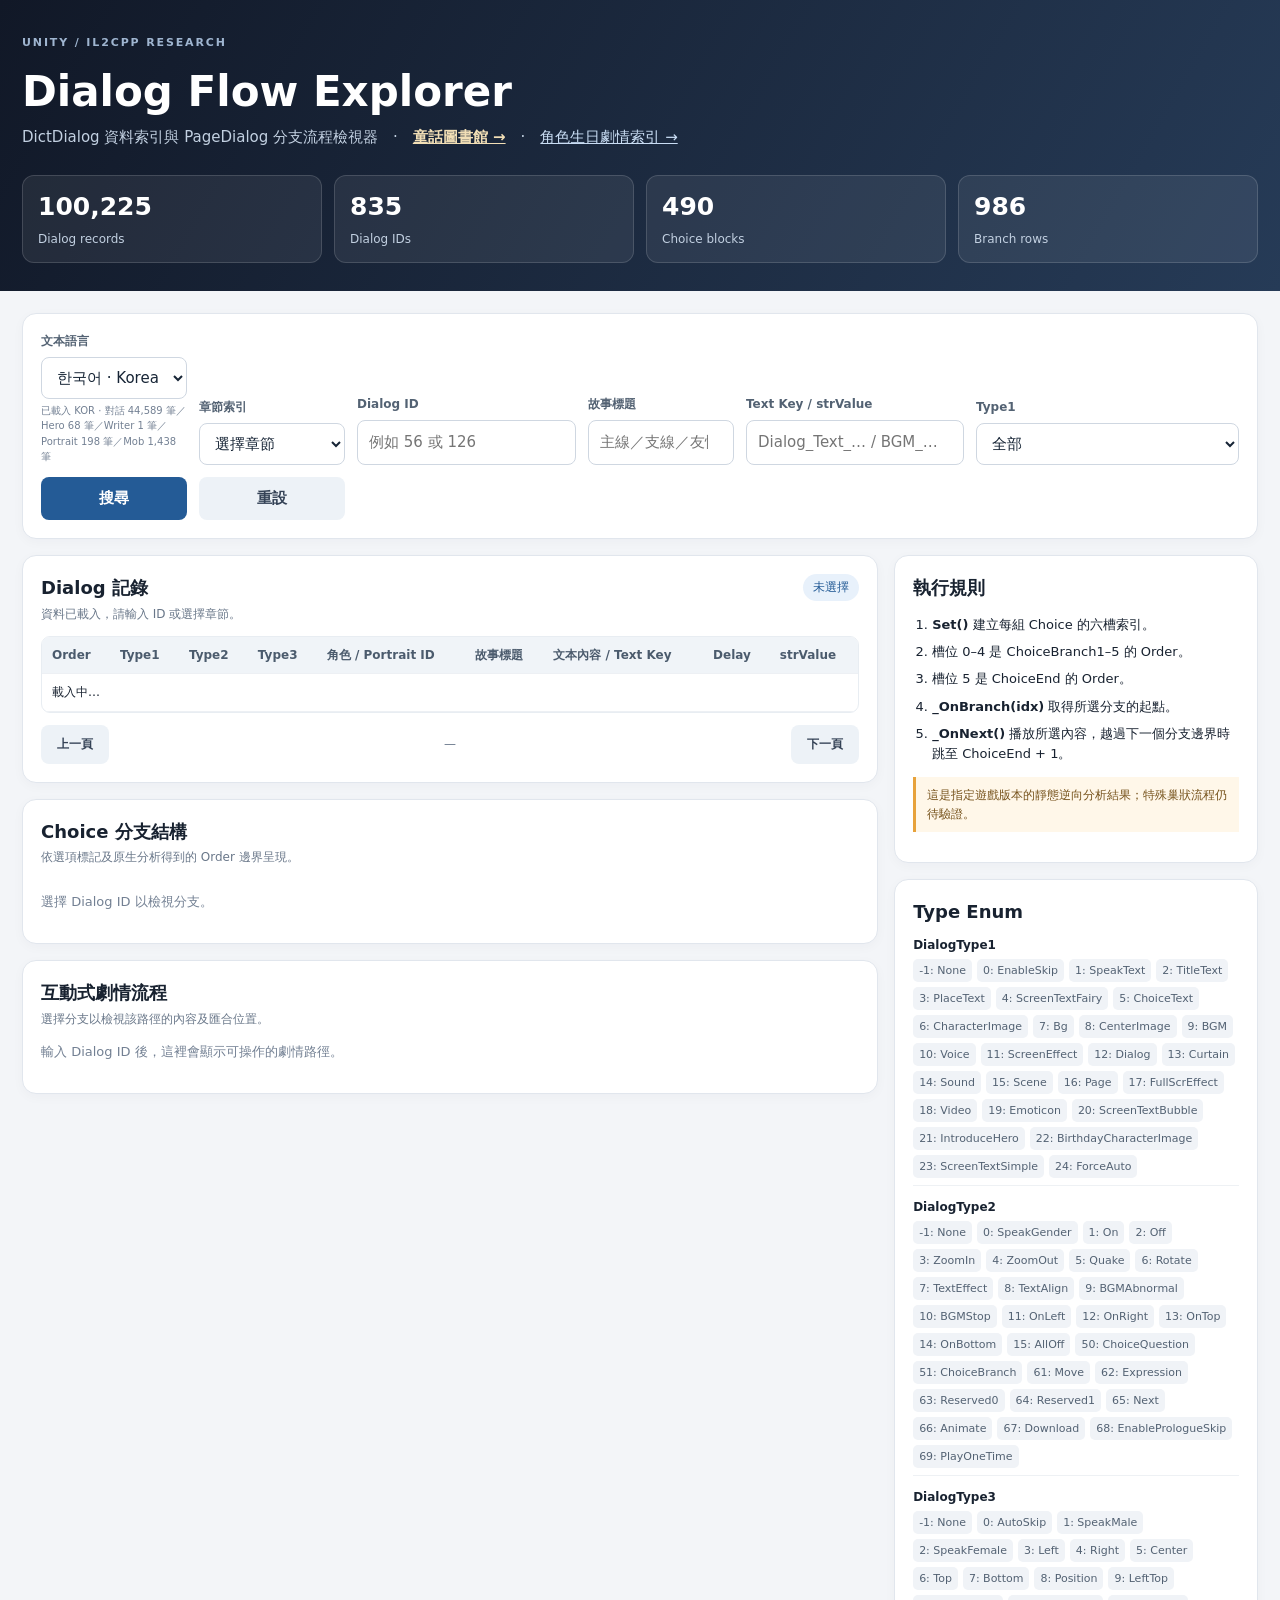
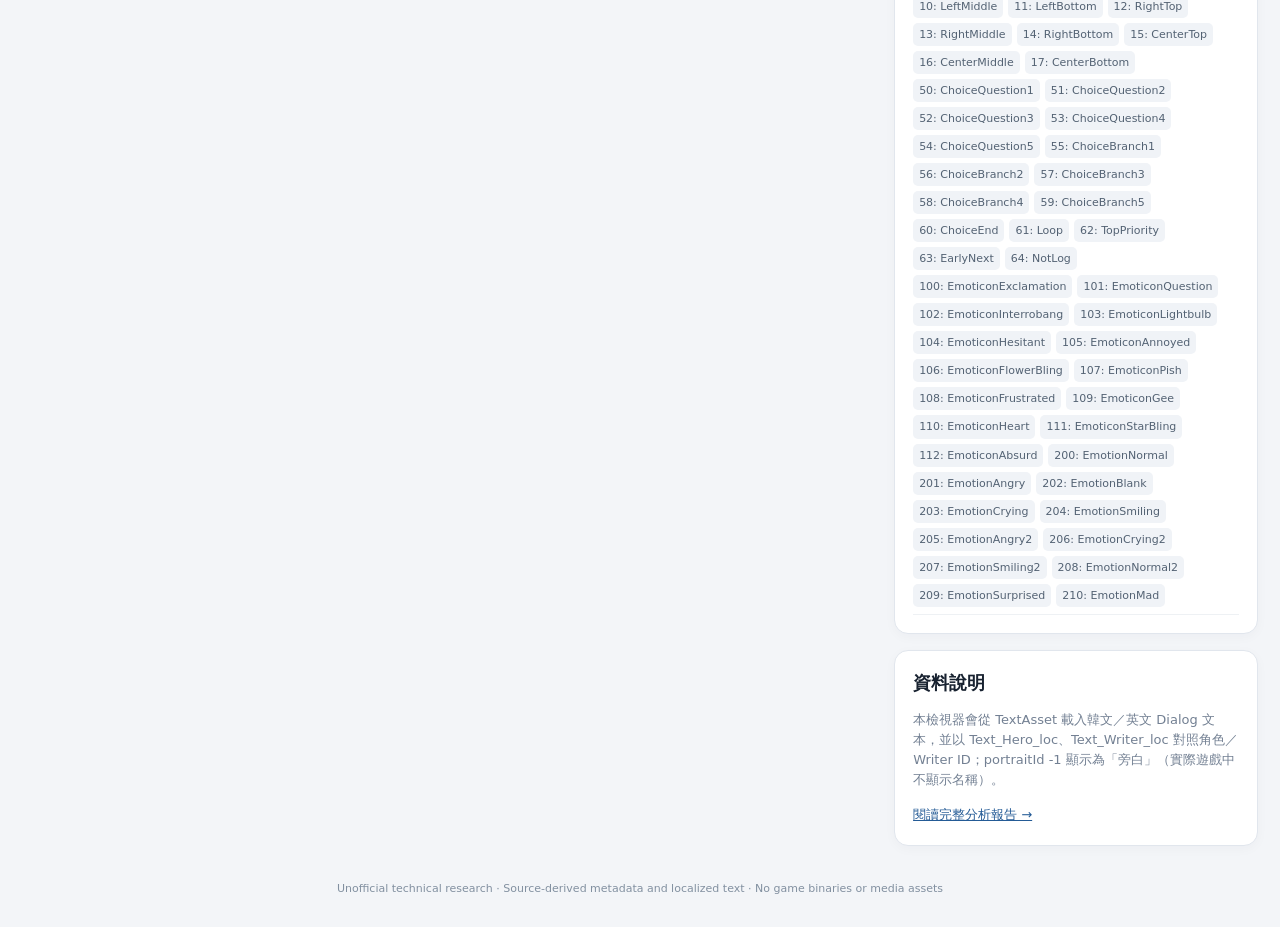
<file: index.html>
<!doctype html>
<html lang="zh-Hant"><head><meta charset="utf-8"><meta name="viewport" content="width=device-width, initial-scale=1"><meta name="theme-color" content="#111827"><title>TR Dialog Research</title><link rel="stylesheet" href="assets/style.css"></head>
<body><header class="top"><div class="wrap"><div class="eyebrow">UNITY / IL2CPP RESEARCH</div><h1>Dialog Flow Explorer</h1><p>DictDialog 資料索引與 PageDialog 分支流程檢視器　·　<a href="library.html" style="color:#f2dfb6;font-weight:800">童話圖書館 →</a>　·　<a href="birthday.html" style="color:#c9ddf4">角色生日劇情索引 →</a></p><div class="stats" id="stats"><div><b>—</b><span>Dialog records</span></div><div><b>—</b><span>Dialog IDs</span></div><div><b>—</b><span>Choice blocks</span></div><div><b>—</b><span>Branch rows</span></div></div></div></header>
<main class="wrap"><section class="panel controls"><div class="field"><label for="language">文本語言</label><select id="language"><option value="kor" selected>한국어 · Korean</option><option value="eng">English</option></select><small id="languageStatus" class="muted">正在載入韓文文本…</small></div><div class="field"><label for="chapter">章節索引</label><select id="chapter"><option value="">選擇章節</option></select></div><div class="field"><label for="dialogId">Dialog ID</label><input id="dialogId" type="number" min="0" placeholder="例如 56 或 126"></div><div class="field"><label for="storyTitle">故事標題</label><input id="storyTitle" type="search" placeholder="主線／支線／友情故事標題"></div><div class="field"><label for="textKey">Text Key / strValue</label><input id="textKey" type="search" placeholder="Dialog_Text_… / BGM_…"></div><div class="field"><label for="type1">Type1</label><select id="type1"><option value="">全部</option></select></div><button id="search">搜尋</button><button class="ghost" id="reset">重設</button></section>
<section class="layout"><div class="maincol"><section class="panel"><div class="sectionhead"><div><h2>Dialog 記錄</h2><p id="recordSummary">正在載入資料…</p></div><span class="pill" id="activeId">未選擇</span></div><div class="tablewrap"><table><thead><tr><th>Order</th><th>Type1</th><th>Type2</th><th>Type3</th><th>角色 / Portrait ID</th><th>故事標題</th><th>文本內容 / Text Key</th><th>Delay</th><th>strValue</th></tr></thead><tbody id="records"><tr><td colspan="9">載入中…</td></tr></tbody></table></div><div class="pager"><button class="ghost" id="prev">上一頁</button><span id="pageInfo">—</span><button class="ghost" id="next">下一頁</button></div></section>
<section class="panel"><div class="sectionhead"><div><h2>Choice 分支結構</h2><p>依選項標記及原生分析得到的 Order 邊界呈現。</p></div></div><div id="choices" class="choice-list"><p class="muted">選擇 Dialog ID 以檢視分支。</p></div></section><section class="panel"><div class="sectionhead"><div><h2>互動式劇情流程</h2><p>選擇分支以檢視該路徑的內容及匯合位置。</p></div></div><div id="flowGraph"><p class="muted">輸入 Dialog ID 後，這裡會顯示可操作的劇情路徑。</p></div></section></div>
<aside class="side"><section class="panel"><h2>執行規則</h2><ol class="rules"><li><b>Set()</b> 建立每組 Choice 的六槽索引。</li><li>槽位 0–4 是 ChoiceBranch1–5 的 Order。</li><li>槽位 5 是 ChoiceEnd 的 Order。</li><li><b>_OnBranch(idx)</b> 取得所選分支的起點。</li><li><b>_OnNext()</b> 播放所選內容，越過下一個分支邊界時跳至 ChoiceEnd + 1。</li></ol><p class="note">這是指定遊戲版本的靜態逆向分析結果；特殊巢狀流程仍待驗證。</p></section><section class="panel"><h2>Type Enum</h2><div id="enums" class="enum-list"></div></section><section class="panel"><h2>資料說明</h2><p class="muted">本檢視器會從 TextAsset 載入韓文／英文 Dialog 文本，並以 Text_Hero_loc、Text_Writer_loc 對照角色／Writer ID；portraitId -1 顯示為「旁白」（實際遊戲中不顯示名稱）。</p><a href="docs/analysis.md">閱讀完整分析報告 →</a></section></aside></section><footer>Unofficial technical research · Source-derived metadata and localized text · No game binaries or media assets</footer></main><script src="assets/app.js"></script></body></html>
</file>
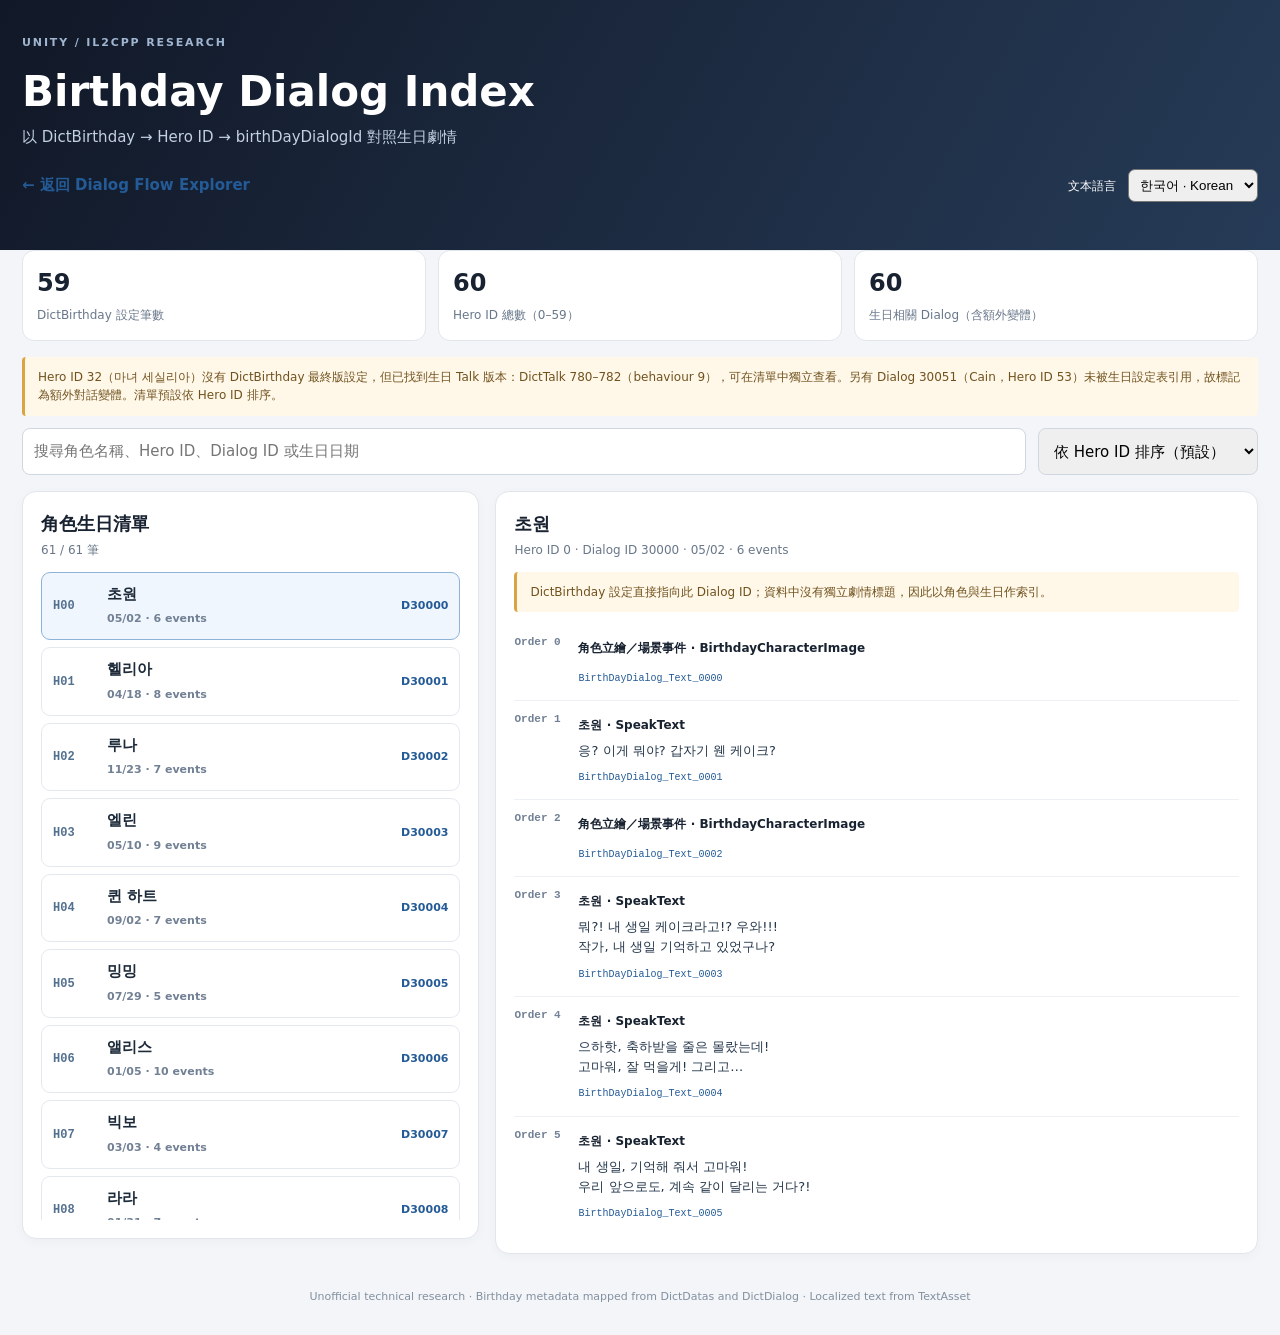
<file: birthday.html>
<!doctype html>
<html lang="zh-Hant"><head><meta charset="utf-8"><meta name="viewport" content="width=device-width,initial-scale=1"><meta name="theme-color" content="#111827"><title>Birthday Dialog Index · Dialog Flow Explorer</title><link rel="stylesheet" href="assets/style.css">
<style>
.bday-head{display:flex;justify-content:space-between;align-items:center;gap:12px;flex-wrap:wrap;margin:20px 0}.bday-head a{color:#245b96;text-decoration:none;font-weight:650}.bday-summary{display:grid;grid-template-columns:repeat(3,minmax(0,1fr));gap:12px;margin-bottom:16px}.bday-summary>div{background:#fff;border:1px solid #e1e6ed;border-radius:12px;padding:14px}.bday-summary b{display:block;font-size:24px}.bday-summary span{font-size:12px;color:#68778a}.bday-tools{display:grid;grid-template-columns:1fr 220px;gap:12px;margin-bottom:16px}.bday-tools input,.bday-tools select{width:100%;padding:11px;border:1px solid #cfd7e1;border-radius:8px;font:inherit}.bday-layout{display:grid;grid-template-columns:minmax(310px,.9fr) minmax(0,1.5fr);gap:16px;align-items:start}.bday-list{max-height:72vh;overflow:auto}.bday-row{width:100%;display:grid;grid-template-columns:44px 1fr auto;gap:10px;align-items:center;text-align:left;background:#fff;color:#1c2a39;border:1px solid #e4e9ef;padding:10px 11px;margin-bottom:7px;border-radius:9px}.bday-row:hover,.bday-row.active{background:#f0f6fd;border-color:#8fb2d8}.bday-id{font:700 12px ui-monospace,monospace;color:#52708f}.bday-name{font-weight:700}.bday-meta{font-size:11px;color:#718094}.bday-dialog{font-size:11px;color:#245b96;white-space:nowrap}.bday-event{display:grid;grid-template-columns:54px 1fr;gap:10px;padding:12px 0;border-bottom:1px solid #edf0f4}.bday-event:last-child{border:0}.bday-order{font:700 11px ui-monospace,monospace;color:#718094}.bday-event b{font-size:12px}.bday-event .localized-text{margin-top:5px}.bday-key{font:10px ui-monospace,monospace;color:#245b96}.bday-alert{background:#fff8e9;border-left:3px solid #d9a441;padding:11px 13px;border-radius:4px;color:#71521e;font-size:12px;margin:12px 0}.bday-tag{display:inline-block;background:#fff0d9;color:#87550c;border-radius:20px;padding:2px 7px;font-size:10px;margin-left:6px}.bday-empty{color:#718094;padding:18px;text-align:center}@media(max-width:850px){.bday-layout{grid-template-columns:1fr}.bday-list{max-height:42vh}}@media(max-width:560px){.bday-summary{grid-template-columns:1fr 1fr}.bday-tools{grid-template-columns:1fr}.bday-event{grid-template-columns:40px 1fr}}
</style></head><body>
<header class="top"><div class="wrap"><div class="eyebrow">UNITY / IL2CPP RESEARCH</div><h1>Birthday Dialog Index</h1><p>以 DictBirthday → Hero ID → birthDayDialogId 對照生日劇情</p><div class="bday-head"><a href="index.html">← 返回 Dialog Flow Explorer</a><label style="font-size:12px">文本語言　<select id="language" style="padding:7px;border-radius:7px"><option value="kor">한국어 · Korean</option><option value="eng">English</option></select></label></div></div></header>
<main class="wrap">
<div class="bday-summary"><div><b>59</b><span>DictBirthday 設定筆數</span></div><div><b>60</b><span>Hero ID 總數（0–59）</span></div><div><b>60</b><span>生日相關 Dialog（含額外變體）</span></div></div>
<div class="bday-alert" id="dataNote">正在載入索引…</div>
<section class="bday-tools"><input id="filter" type="search" placeholder="搜尋角色名稱、Hero ID、Dialog ID 或生日日期"><select id="sort"><option value="hero">依 Hero ID 排序（預設）</option><option value="dialog">依 Dialog ID 排序</option><option value="date">依生日日期排序</option></select></section>
<section class="bday-layout"><section class="panel"><div class="sectionhead"><div><h2>角色生日清單</h2><p id="listCount">載入中…</p></div></div><div class="bday-list" id="birthdayList"><div class="bday-empty">載入中…</div></div></section>
<section class="panel"><div class="sectionhead"><div><h2 id="detailTitle">選擇角色</h2><p id="detailMeta">檢視生日對話事件與本地化文字</p></div></div><div id="detail"><p class="muted">從左側選擇角色，即可檢視完整生日 Dialog。</p></div></section></section>
<footer>Unofficial technical research · Birthday metadata mapped from DictDatas and DictDialog · Localized text from TextAsset</footer></main>
<script>
const $=id=>document.getElementById(id);
let rows=[],talkRows=[],dialogs=[],talks=[],heroNames={},textMap={},talkTextMap={},lang='kor',selectedKey=null;
function esc(v){return String(v??'').replace(/[&<>"']/g,c=>({'&':'&amp;','<':'&lt;','>':'&gt;','"':'&quot;',"'":'&#39;'}[c]));}
function parseLoc(raw){const out={};raw.replace(/^\uFEFF/,'').split(/\r?\n/).forEach(line=>{const i=line.indexOf('\t');if(i>0)out[line.slice(0,i)]=line.slice(i+1)});return out;}
function displayName(r){return heroNames[r.heroNameKey]||r.heroRes||('Hero '+r.heroId);}
function dateLabel(r){return r.month&&r.day?String(r.month).padStart(2,'0')+'/'+String(r.day).padStart(2,'0'):'未設定';}
function allEntries(){return [...rows.map(r=>({...r,kind:'dialog',entryKey:'D'+r.dialogId})),...talkRows.map(r=>({...r,kind:'talk',entryKey:'T'+r.heroId}))];}
function sortedRows(){let out=allEntries();const s=$('sort').value;if(s==='dialog')out.sort((a,b)=>(a.kind==='dialog'?a.dialogId:a.talkIds[0])-(b.kind==='dialog'?b.dialogId:b.talkIds[0]));else if(s==='date')out.sort((a,b)=>(a.month||99)-(b.month||99)||(a.day||99)-(b.day||99)||a.heroId-b.heroId);else out.sort((a,b)=>a.heroId-b.heroId||(a.kind==='talk'?-1:1));return out;}
function renderList(){const q=$('filter').value.trim().toLowerCase();const list=sortedRows().filter(r=>[displayName(r),r.heroRes,r.heroId,r.dialogId,r.talkIds?.join(' '),dateLabel(r)].join(' ').toLowerCase().includes(q));$('listCount').textContent=list.length+' / '+allEntries().length+' 筆';$('birthdayList').innerHTML=list.length?list.map(r=>{const talk=r.kind==='talk';const idLabel=talk?'T'+r.talkIds[0]+'–'+r.talkIds[r.talkIds.length-1]:'D'+r.dialogId;const sub=talk?'Talk 版本 · '+r.eventCount+' lines':dateLabel(r)+' · '+r.eventCount+' events';const tag=talk?'<span class="bday-tag">Talk 版本</span>':(r.variant?'<span class="bday-tag">額外變體</span>':'');return '<button class="bday-row '+(selectedKey===r.entryKey?'active':'')+'" data-key="'+r.entryKey+'"><span class="bday-id">H'+String(r.heroId).padStart(2,'0')+'</span><span><span class="bday-name">'+esc(displayName(r))+tag+'</span><br><span class="bday-meta">'+sub+'</span></span><span class="bday-dialog">'+idLabel+'</span></button>';}).join(''):'<div class="bday-empty">沒有符合的角色。</div>';document.querySelectorAll('.bday-row').forEach(b=>b.addEventListener('click',()=>selectEntry(b.dataset.key)));}
function renderDetail(r){if(!r){$('detailTitle').textContent='選擇角色';$('detailMeta').textContent='檢視生日對話事件與本地化文字';$('detail').innerHTML='<p class="muted">從左側選擇角色，即可檢視完整生日對話。</p>';return;}if(r.kind==='talk'){const ev=talks.filter(x=>r.talkIds.includes(x.id)).sort((a,b)=>a.id-b.id);$('detailTitle').textContent=displayName(r)+' · 生日對話（Talk 版本）';$('detailMeta').textContent='Hero ID '+r.heroId+' · DictTalk IDs '+r.talkIds.join(', ')+' · behaviour '+r.behaviour+' · '+ev.length+' lines';$('detail').innerHTML='<div class="bday-alert">這是 DictTalk 中的生日對話版本，不屬於 DictDialog／BirthDayDialog_Text 最終版。DictBirthday 沒有 WitchCecilia 的生日日期設定，因此此處以 Hero ID 32 與 DictTalk.heroId 對應顯示。</div>'+(ev.length?ev.map((x,i)=>{const key=x.textKey||'';const text=talkTextMap[key]||'';return '<div class="bday-event"><span class="bday-order">Talk '+x.id+'</span><div><b>'+esc(displayName(r))+' · behaviour '+x.behaviour+' · expression '+x.expressionID+'</b><div class="localized-text">'+esc(text).replace(/\\\\r/g,'<br>').replace(/\\\\n/g,'<br>')+'</div><span class="bday-key">'+esc(key)+'</span></div></div>';}).join(''):'<p class="muted">找不到此 Talk 的本地化文字。</p>');return;}const ev=dialogs.filter(x=>x.id===r.dialogId).sort((a,b)=>a.order-b.order);$('detailTitle').textContent=displayName(r)+(r.variant?' · 額外對話變體':'');$('detailMeta').textContent='Hero ID '+r.heroId+' · Dialog ID '+r.dialogId+' · '+dateLabel(r)+' · '+ev.length+' events';$('detail').innerHTML='<div class="bday-alert">'+(r.variant?'這組對話未掛在 DictBirthday.birthDayDialogId；但 Portrait ID 與 Cain（Hero 53）一致，文字內容提及另一種形態。':'DictBirthday 設定直接指向此 Dialog ID；資料中沒有獨立劇情標題，因此以角色與生日作索引。')+'</div>'+(ev.length?ev.map(x=>{const key=x.textKey||'';const text=textMap[key]||'';const pid=Number(x.portraitId);const speaker=pid>=0?(heroNames['Hero_Name_'+String(pid).padStart(4,'0')]||'Hero '+pid):'角色立繪／場景事件';return '<div class="bday-event"><span class="bday-order">Order '+x.order+'</span><div><b>'+esc(speaker)+' · '+esc(x.type1Name||'Event')+'</b><div class="localized-text">'+esc(text).replace(/\\\\r/g,'<br>').replace(/\\\\n/g,'<br>')+'</div><span class="bday-key">'+esc(key)+'</span></div></div>';}).join(''):'<p class="muted">找不到此 Dialog 的事件資料。</p>');}
function selectEntry(key){selectedKey=key;const r=allEntries().find(x=>x.entryKey===key);renderList();renderDetail(r);}
async function loadLanguage(next){lang=next;const [h,t,tk]=await Promise.all([fetch('TextAsset/Text_Hero_loc_'+lang+'.txt'),fetch('TextAsset/Text_Dialog_loc_'+lang+'.txt'),fetch('TextAsset/Text_Talk_loc_'+lang+'.txt')]);if(!h.ok||!t.ok||!tk.ok)throw Error('TextAsset localization missing');heroNames=parseLoc(await h.text());textMap=parseLoc(await t.text());talkTextMap=parseLoc(await tk.text());renderList();if(selectedKey!==null)renderDetail(allEntries().find(x=>x.entryKey===selectedKey));}
async function init(){try{const [raw,dr,tk]=await Promise.all([fetch('data/birthday-dialog-index.json').then(r=>r.json()),fetch('data/dict-dialogs.json').then(r=>r.json()),fetch('data/birthday-talk-index.json').then(r=>r.json())]);rows=raw.map(a=>({heroId:a[0],month:a[1],day:a[2],dialogId:a[3],eventCount:a[4],textStart:a[5],variant:a[6],heroNameKey:'Hero_Name_'+String(a[0]).padStart(4,'0'),heroRes:'Hero '+a[0]}));talkRows=tk.heroEntries.map(r=>({...r,kind:'talk',eventCount:r.talkIds.length,heroNameKey:'Hero_Name_'+String(r.heroId).padStart(4,'0'),heroRes:'WitchCecilia'}));talks=tk.talks;dialogs=dr;const h=await fetch('TextAsset/Text_Hero_loc_kor.txt');heroNames=parseLoc(await h.text());const missing=heroNames['Hero_Name_0032']||'Hero ID 32';$('dataNote').textContent='Hero ID 32（'+missing+'）沒有 DictBirthday 最終版設定，但已找到生日 Talk 版本：DictTalk 780–782（behaviour 9），可在清單中獨立查看。另有 Dialog 30051（Cain，Hero ID 53）未被生日設定表引用，故標記為額外對話變體。清單預設依 Hero ID 排序。';await loadLanguage('kor');$('language').value='kor';if(rows.length)selectEntry('D30000');}catch(e){$('dataNote').textContent='載入失敗：'+e.message;}}
$('language').addEventListener('change',e=>loadLanguage(e.target.value));$('filter').addEventListener('input',renderList);$('sort').addEventListener('change',renderList);init();
</script></body></html>
</file>
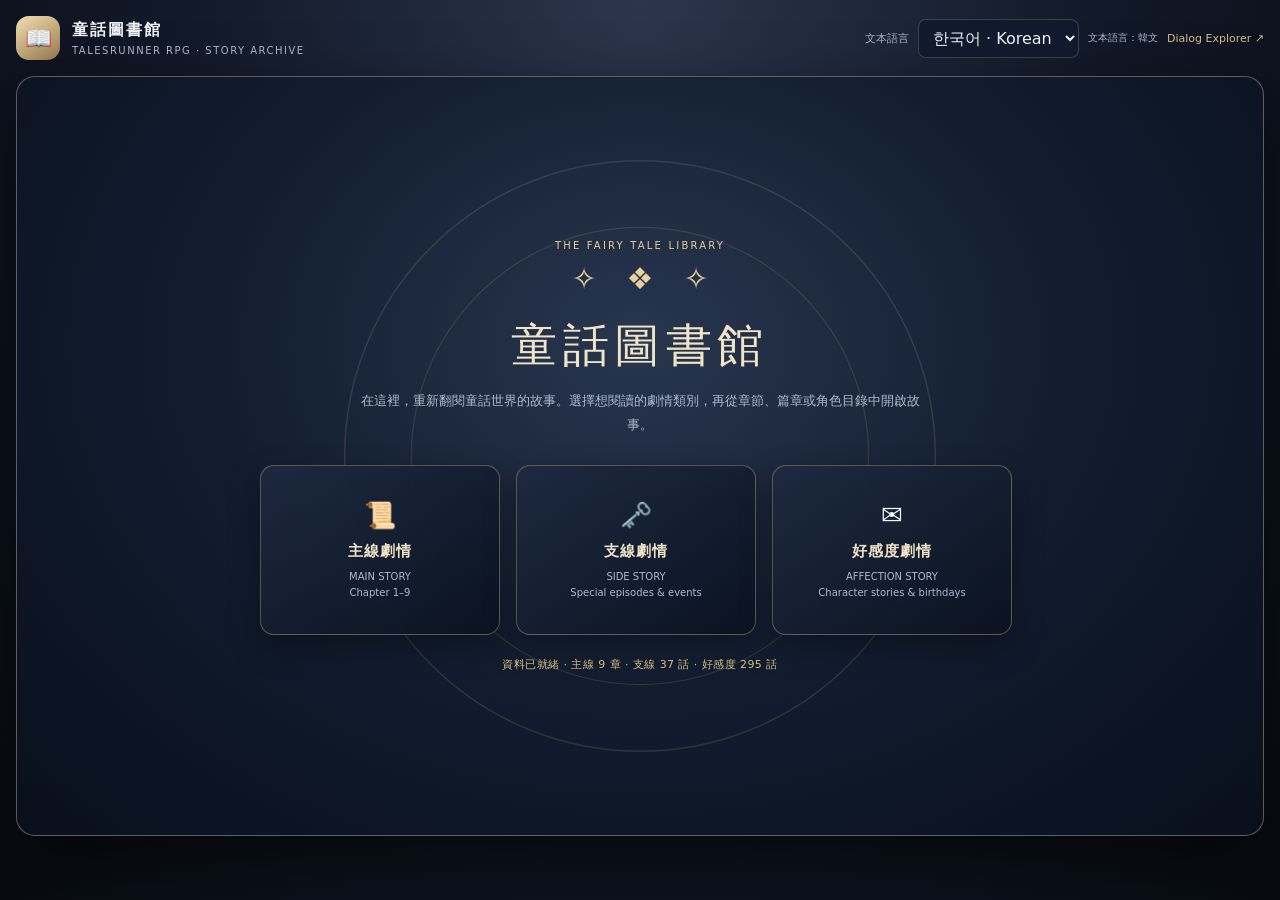
<file: library.html>
<!doctype html>
<html lang="zh-Hant">
<head>
<meta charset="utf-8">
<meta name="viewport" content="width=device-width,initial-scale=1">
<meta name="theme-color" content="#101522">
<link rel="icon" href="data:image/svg+xml,%3Csvg xmlns='http://www.w3.org/2000/svg' viewBox='0 0 100 100'%3E%3Ctext y='.9em' font-size='90'%3E📖%3C/text%3E%3C/svg%3E">
<title>童話圖書館 · TalesrunnerRPG Dialog Library</title>
<link rel="stylesheet" href="assets/library.css">
</head>
<body>
<div class="shell">
<header class="header">
  <div class="brand"><div class="logo">📖</div><div><b>童話圖書館</b><small>TALESRUNNER RPG · STORY ARCHIVE</small></div></div>
  <div class="head-actions">
    <label for="language">文本語言</label>
    <select id="language" disabled><option value="kor" selected>한국어 · Korean</option><option value="eng">English</option></select>
    <span id="languageStatus" style="font-size:10px;color:#aeb9cc">正在載入文本…</span>
    <a href="index.html" style="font-size:11px;color:#d6bc86;text-decoration:none">Dialog Explorer ↗</a>
  </div>
</header>

<section class="home" id="home">
  <div class="eyebrow">THE FAIRY TALE LIBRARY</div>
  <div class="home-mark">✧　❖　✧</div>
  <h1>童話圖書館</h1>
  <p>在這裡，重新翻閱童話世界的故事。選擇想閱讀的劇情類別，再從章節、篇章或角色目錄中開啟故事。</p>
  <div class="category-grid">
    <button class="category-card" data-category="main" disabled>
      <span class="category-icon">📜</span><b>主線劇情</b><small>MAIN STORY<br>Chapter 1–9</small>
    </button>
    <button class="category-card" data-category="side" disabled>
      <span class="category-icon">🗝️</span><b>支線劇情</b><small>SIDE STORY<br>Special episodes & events</small>
    </button>
    <button class="category-card" data-category="affection" disabled>
      <span class="category-icon">✉️</span><b>好感度劇情</b><small>AFFECTION STORY<br>Character stories & birthdays</small>
    </button>
  </div>
  <div class="load-status" id="loadStatus">正在載入資料…</div>
</section>

<section class="library-shell" id="library" hidden>
  <aside class="sidebar" id="sidebar" hidden>
    <div class="sidebar-top">
      <button class="back-categories" id="backCategories">← 返回劇情類別</button>
      <div class="sidebar-kicker" id="sidebarKicker">MAIN STORY</div>
      <h2 id="sidebarTitle">Chapter</h2>
    </div>
    <div class="side-list" id="sideList"></div>
    <p class="sidebar-note" id="sidebarNote"></p>
  </aside>

  <main class="reader-area">
    <div class="reader-head">
      <div><div class="reader-kicker" id="readerKicker">STORY ARCHIVE</div><h2 class="reader-title" id="readerTitle">選擇章節</h2><div class="reader-subtitle" id="readerSubtitle">從目錄開始閱讀</div></div>
    </div>
    <nav class="story-strip" id="storyStrip" aria-label="話數選擇"></nav>

    <section class="empty-reader" id="readerEmpty">
      <div><div class="home-mark">✧</div><b style="display:block;color:#f0e4c8;margin-bottom:8px">選擇一段故事</b><span>從上方的話數清單開始閱讀。</span></div>
    </section>

    <section class="stage" id="stage" hidden>
      <div class="stage-ornament">✧　❖　✧</div>
      <div class="stage-caption" id="stageCaption">MAIN STORY</div>
      <div class="stage-title" id="stageTitle"></div>
      <div class="stage-subtitle" id="stageSubtitle"></div>
      <div class="choice-panel" id="choicePanel"></div>
      <div class="read-card" id="readCard">
        <div class="speaker" id="speaker">旁白</div>
        <div class="line-text" id="lineText"></div>
        <div class="line-meta"><span id="lineMetaLeft"></span><span id="lineMetaRight"></span></div>
      </div>
    </section>

    <section class="controls" id="controls" hidden>
      <div class="progress">
        <div class="progress-label"><span>READING PROGRESS</span><span id="progressText">0 / 0</span></div>
        <div class="bar"><div class="fill" id="progressFill"></div></div>
      </div>
      <div class="control-buttons">
        <button id="prevBtn" class="ghost" disabled>上一段</button>
        <button id="restartBtn" class="ghost" disabled>重新開始</button>
        <button id="nextBtn" class="primary" disabled>下一段 →</button>
      </div>
    </section>
    <p class="reader-footnote">點擊對話區或使用 ← / →、Space 鍵切換段落。遇到選項時，需先選擇分支才能繼續。此版本依目前整理出的 DictDialog／分支索引還原文字流程。</p>
  </main>
</section>
</div>
<div class="status-toast" id="toast"></div>
<script src="assets/library.js"></script>
</body>
</html>
</file>
<file: assets/style.css>
*{box-sizing:border-box}body{margin:0;background:#f3f5f8;color:#182230;font:15px/1.55 system-ui,-apple-system,"Segoe UI",sans-serif}.wrap{max-width:1440px;margin:auto;padding:0 22px}.top{background:linear-gradient(120deg,#111827,#263b57);color:#fff;padding:34px 0 28px}.eyebrow{font-size:11px;letter-spacing:.17em;color:#9fb5d0;font-weight:700}.top h1{font-size:clamp(28px,4vw,42px);margin:8px 0 2px}.top p{margin:0;color:#c2d0e1}.stats{display:grid;grid-template-columns:repeat(4,minmax(0,1fr));gap:12px;margin-top:26px}.stats div{background:#ffffff12;border:1px solid #ffffff25;border-radius:12px;padding:12px 15px}.stats b{display:block;font-size:25px}.stats span{color:#c2d0e1;font-size:12px}.controls{display:grid;grid-template-columns:1fr 1fr 1.5fr 1fr auto auto;gap:12px;align-items:end;margin:22px 0}.panel{background:white;border:1px solid #e1e6ed;border-radius:14px;padding:18px;box-shadow:0 3px 12px #172b4508;margin-bottom:16px}.field label{display:block;font-size:12px;color:#536273;font-weight:650;margin-bottom:6px}.field input,.field select{width:100%;padding:10px 11px;border:1px solid #cfd7e1;border-radius:8px;background:#fff;color:#172536;font:inherit}button{border:0;background:#245b96;color:white;padding:10px 16px;border-radius:8px;font:inherit;font-weight:650;cursor:pointer}button:hover{filter:brightness(.95)}button:disabled{opacity:.4;cursor:not-allowed}.ghost{background:#edf2f7;color:#344256}.layout{display:grid;grid-template-columns:minmax(0,2fr) minmax(280px,.85fr);gap:16px}.sectionhead{display:flex;justify-content:space-between;align-items:start;gap:15px;margin-bottom:12px}.sectionhead h2,.panel h2{font-size:18px;margin:0 0 3px}.sectionhead p{font-size:12px;color:#697789;margin:0}.pill{background:#e8f1fb;color:#245b96;border-radius:20px;padding:4px 10px;font-size:12px;white-space:nowrap}.tablewrap{overflow:auto;max-height:570px;border:1px solid #e8edf2;border-radius:9px}table{border-collapse:collapse;width:100%;font-size:12px;white-space:nowrap}th{position:sticky;top:0;background:#f0f4f8;text-align:left;color:#4b5b6d}td,th{padding:9px 10px;border-bottom:1px solid #edf0f4}tbody tr:hover{background:#f7fafe}.key{font-family:ui-monospace,monospace;color:#245b96}.muted{color:#738093;font-size:13px}.pager{display:flex;justify-content:space-between;align-items:center;padding-top:12px;font-size:12px;color:#68778a}.choice-list{display:grid;gap:11px}.choice-card{border:1px solid #e2e8f0;border-radius:10px;padding:13px}.choice-title{display:flex;justify-content:space-between;gap:10px;font-weight:700}.choice-meta{font-size:12px;color:#68778a;margin:4px 0 9px}.branches{display:grid;grid-template-columns:repeat(auto-fit,minmax(125px,1fr));gap:7px}.branch{background:#f1f6fc;border:1px solid #dfe9f5;border-radius:8px;padding:8px;font-size:12px}.branch b{display:block;color:#245b96}.branch small{color:#5e6c7c}.rules{padding-left:19px;font-size:13px}.rules li{margin:7px 0}.note{background:#fff7e9;border-left:3px solid #e7a23b;padding:9px 11px;font-size:12px;color:#76521b}.enum-list{display:grid;gap:5px}.enum-group{padding:7px 0;border-bottom:1px solid #eef1f4}.enum-group b{display:block;font-size:12px;margin-bottom:4px}.enum-values{display:flex;gap:5px;flex-wrap:wrap}.enum-values span{font-size:11px;background:#f0f3f7;padding:3px 6px;border-radius:5px;color:#536273}aside a{font-size:13px;color:#245b96}footer{padding:18px 0 30px;color:#8290a0;text-align:center;font-size:11px}@media(max-width:1000px){.controls{grid-template-columns:repeat(2,1fr)}.layout{grid-template-columns:1fr}}@media(max-width:560px){.stats{grid-template-columns:repeat(2,1fr)}.controls{grid-template-columns:1fr}.wrap{padding:0 13px}.panel{padding:13px}}
.flow-toolbar{display:flex;justify-content:space-between;align-items:center;gap:12px;margin-bottom:12px;color:#64748b;font-size:12px}
.flow-track{display:grid;gap:9px}.flow-line{display:grid;grid-template-columns:90px 1fr;gap:12px;align-items:start;padding:10px 12px;border:1px solid #e5eaf0;border-radius:9px;background:#fbfcfe;font-size:12px}.flow-line small{display:block;color:#68778a;margin-top:3px}
.flow-order{font:700 10px ui-monospace,monospace;letter-spacing:.04em;color:#64748b;white-space:nowrap}
.flow-choice{border:1px solid #b9cde3;border-left:4px solid #3978b8;border-radius:11px;padding:13px;background:#f8fbff}
.flow-choice-head{display:flex;align-items:center;gap:10px;flex-wrap:wrap;margin-bottom:10px}.flow-end{margin-left:auto;color:#64748b;font-size:11px}
.flow-options{display:grid;grid-template-columns:repeat(auto-fit,minmax(135px,1fr));gap:8px}
.flow-option{display:flex;flex-direction:column;align-items:flex-start;gap:4px;text-align:left;background:#edf3f9;color:#26394e;border:1px solid #d6e1ed;padding:9px;font-size:12px}
.flow-option.selected{background:#dcecff;border:2px solid #3978b8;padding:8px}
.flow-option small{color:#64748b}.flow-selected{margin-top:11px;padding:11px;background:#fff;border:1px solid #dfe7ef;border-radius:8px;font-size:12px}
.flow-branch-content{display:grid;gap:5px;margin:8px 0}.flow-branch-line{display:grid;grid-template-columns:42px 110px 1fr;gap:8px;padding:6px 8px;background:#f6f8fa;border-radius:5px;align-items:center}.flow-branch-line>span:first-child{font:11px ui-monospace,monospace;color:#64748b}
.flow-merge{padding-top:8px;border-top:1px dashed #cbd5e1;color:#25634b;font-weight:650}
.flow-footnote{font-size:11px;color:#788596;margin:12px 0 0}
@media(max-width:560px){.flow-line{grid-template-columns:1fr;gap:4px}.flow-branch-line{grid-template-columns:36px 1fr}.flow-branch-line .key{grid-column:2}.flow-toolbar{align-items:flex-start;flex-direction:column}}

.localized-text{white-space:pre-line;line-height:1.55;color:#24364a;margin:3px 0;font-size:13px}.branch .localized-text{font-size:12px;margin:5px 0}.flow-option .localized-text{font-weight:600;color:#26394e}.flow-branch-line .localized-text{font-size:12px}.flow-line .localized-text{margin:5px 0}.field small{display:block;margin-top:4px;font-size:10px}

.speaker-name{font-weight:700;color:var(--text,#25364a)}td .speaker-name{display:block;min-width:90px}.speaker-name+small{display:block;margin-top:3px}
</file>
<file: assets/library.css>
:root{color-scheme:dark;--gold:#e8d09a;--gold2:#b8955b;--ink:#080d18;--panel:#101a2b;--line:#e8d09a44;--muted:#aab6ca;--text:#f0f3fa}
*{box-sizing:border-box}body{margin:0;min-height:100vh;padding:16px;background:radial-gradient(ellipse at 50% 0,#2b364d 0,#111827 52%,#080b12 100%);color:var(--text);font-family:system-ui,"Noto Sans TC","Noto Sans KR",sans-serif}
button,select{font:inherit;color:inherit}button{cursor:pointer;border:1px solid #ffffff25;background:#1a263b;border-radius:9px;padding:9px 12px;transition:.16s}button:hover{border-color:var(--gold);background:#2b3952}button:disabled{opacity:.38;cursor:not-allowed}
[hidden]{display:none!important}.shell{max-width:1500px;margin:auto}.header{display:flex;align-items:center;justify-content:space-between;gap:16px;margin:0 auto 16px;max-width:1500px}.brand{display:flex;align-items:center;gap:12px}.logo{width:44px;height:44px;display:grid;place-items:center;border-radius:13px;background:linear-gradient(145deg,#f1dfb2,#997c4c);color:#1b2030;font-size:22px}.brand b{letter-spacing:.12em;font-size:16px}.brand small{display:block;color:#aeb9cc;font-size:10px;letter-spacing:.15em;margin-top:4px}.head-actions{display:flex;align-items:center;gap:9px;flex-wrap:wrap;justify-content:flex-end}.head-actions label{font-size:11px;color:var(--muted)}select{border:1px solid #ffffff2c;border-radius:8px;background:#111b2d;padding:8px 10px}.eyebrow{color:var(--gold);font-size:10px;letter-spacing:.22em;margin-bottom:8px}
.home{min-height:min(760px,calc(100vh - 125px));display:flex;flex-direction:column;align-items:center;justify-content:center;text-align:center;padding:36px 20px;border:1px solid #ddcfaa66;border-radius:19px;background:radial-gradient(ellipse at 50% 35%,#28364e 0%,#121d30 48%,#090f1c 100%);box-shadow:0 24px 65px #0009;position:relative;overflow:hidden}.home:before,.home:after{content:"";position:absolute;width:380px;height:380px;border:1px solid #d8bd8225;border-radius:50%;pointer-events:none}.home:before{transform:scale(1.2)}.home:after{transform:scale(1.55)}.home>*{position:relative;z-index:1}.home-mark{font-size:30px;color:#e8d09a;margin-bottom:15px}.home h1{font-size:clamp(28px,4vw,46px);font-weight:500;letter-spacing:.12em;color:#f0e4c8;margin:0 0 12px}.home p{max-width:560px;color:#aeb9cc;font-size:13px;line-height:1.85;margin:0 auto 28px}.category-grid{display:grid;grid-template-columns:repeat(3,minmax(180px,240px));gap:16px;width:min(100%,760px)}.category-card{min-height:170px;padding:20px 16px;border:1px solid #e8d09a55;border-radius:14px;background:linear-gradient(145deg,#1d2a40eF,#0b1220ed);text-align:center;box-shadow:0 12px 32px #0005}.category-card:hover{transform:translateY(-3px);background:linear-gradient(145deg,#35435a,#171f30)}.category-icon{font-size:26px;display:block;margin-bottom:12px}.category-card b{display:block;font-size:15px;letter-spacing:.08em;color:#f0e4c8}.category-card small{display:block;color:#aeb9cc;font-size:10px;line-height:1.6;margin-top:8px}
.load-status{margin-top:22px;color:#d8bd82;font-size:11px;letter-spacing:.04em}.load-status.error{color:#ffb7b7}
.library-shell{display:grid;grid-template-columns:205px minmax(0,1fr);gap:16px;align-items:start}.sidebar{position:sticky;top:14px;max-height:calc(100vh - 28px);overflow:auto;min-width:0;padding:15px 12px;border:1px solid var(--line);border-radius:14px;background:linear-gradient(155deg,#1a2438ee,#0b1120ed);box-shadow:0 15px 38px #0005;scrollbar-width:thin}.sidebar-top{margin-bottom:15px}.back-categories{width:100%;text-align:left;font-size:11px;color:#e7d9b7;background:#0b1423;border-color:#e8d09a38}.sidebar-kicker{margin:17px 3px 6px;font-size:9px;letter-spacing:.17em;color:#d6bc86}.sidebar h2{font-size:17px;letter-spacing:.05em;margin:0 3px 13px;color:#f0e4c8}.side-list{display:flex;flex-direction:column;gap:6px}.side-item{width:100%;display:flex;justify-content:space-between;align-items:center;gap:7px;text-align:left;padding:9px 9px;border-radius:8px;background:#101a2bd9;border-color:#ffffff18}.side-item span{font-size:11px;line-height:1.45;white-space:normal;word-break:keep-all}.side-item small{flex:0 0 auto;font-size:9px;color:#d8bd82}.side-item.active{border-color:#d8bd82;background:linear-gradient(130deg,#77644577,#202c45);box-shadow:inset 2px 0 #e8d09a}.sidebar-note{margin:15px 3px 2px;font-size:9px;line-height:1.65;color:#8896ab}
.reader-area{min-width:0}.reader-head{display:flex;justify-content:space-between;align-items:flex-end;gap:12px;flex-wrap:wrap;margin:0 2px 11px}.reader-kicker{font-size:9px;letter-spacing:.2em;color:#d6bc86}.reader-title{margin:4px 0 0;font-size:19px;font-weight:600;color:#f0e4c8;letter-spacing:.04em}.reader-subtitle{font-size:10px;color:#9eacc1;margin-top:4px}.story-strip{display:flex;gap:7px;overflow:auto;max-width:100%;padding:2px 1px 9px;margin-bottom:10px;scrollbar-width:thin}.story-chip{flex:0 0 auto;min-width:112px;max-width:220px;text-align:left;padding:9px 11px;background:#172137d9;border-color:#ffffff19}.story-chip small{display:block;color:var(--gold);font-size:9px;letter-spacing:.12em;margin-bottom:4px}.story-chip b{display:block;font-size:11px;font-weight:600;white-space:normal;line-height:1.4}.story-chip.active{border-color:#d8bd82;background:linear-gradient(130deg,#77644577,#202c45)}.story-chip.unavailable{border-style:dashed;border-color:#c9b77d88;background:linear-gradient(130deg,#202a3a,#121a29)}.story-chip.unavailable small{color:#e8d09a}.story-chip.unavailable:hover{border-color:#e8d09a;background:linear-gradient(130deg,#2a3548,#172237)}
.empty-reader{min-height:400px;display:grid;place-items:center;text-align:center;border:1px solid #e8d09a3d;border-radius:16px;background:radial-gradient(ellipse at 50% 38%,#26354d 0%,#121d30 48%,#090f1c 100%);color:#aeb9cc;font-size:13px;line-height:1.8;padding:30px}
.stage{position:relative;isolation:isolate;width:min(100%,1024px);aspect-ratio:4/3;margin:auto;border:1px solid #ddcfaa66;border-radius:17px;overflow:hidden;background:radial-gradient(ellipse at 50% 20%,#34445b 0%,#18263c 40%,#090f1b 100%);box-shadow:0 24px 65px #0009}.stage:before{content:"";position:absolute;inset:0;background:radial-gradient(ellipse at 25% 20%,#c7a76b17,transparent 42%),radial-gradient(ellipse at 78% 70%,#536e9430,transparent 38%),linear-gradient(135deg,#17253b88,#080e1b88);pointer-events:none}.stage:after{content:"";position:absolute;inset:18px;border:1px solid #e8d09a22;border-radius:11px;pointer-events:none}.stage-ornament{position:absolute;top:7%;left:50%;transform:translateX(-50%);font-size:clamp(24px,4vw,42px);color:#d8bd826b;letter-spacing:.45em;white-space:nowrap}.stage-caption{position:absolute;z-index:1;top:14%;left:8%;right:8%;text-align:center;color:#e8d09a;font-size:10px;letter-spacing:.25em;text-transform:uppercase}.stage-title{position:absolute;z-index:1;top:22%;left:8%;right:8%;text-align:center;font-size:clamp(16px,2.4vw,25px);font-weight:500;line-height:1.5;color:#f3e7c9;text-shadow:0 2px 10px #0009}.stage-subtitle{position:absolute;z-index:1;top:32%;left:8%;right:8%;text-align:center;color:#aeb9cc;font-size:10px;letter-spacing:.1em}.read-card{position:absolute;z-index:2;left:0;right:0;bottom:0;height:42%;min-height:42%;max-height:42%;display:flex;flex-direction:column;padding:17px clamp(18px,3.3vw,40px) 15px;background:linear-gradient(180deg,#070b1640,#070b16ed 30%,#060914f7);border-top:1px solid #e8d09a57;overflow:hidden}.speaker{display:flex;align-items:center;gap:9px;margin-bottom:8px;color:#f0dcae;font-size:16px;font-weight:800;letter-spacing:.08em;flex:0 0 auto}.speaker:before{content:"";height:1px;width:25px;background:var(--gold)}.line-text{font-size:clamp(13px,1.25vw,16px);line-height:1.65;text-shadow:0 2px 8px #000;height:100%;overflow-y:auto;white-space:pre-wrap;scrollbar-width:thin;color:#f0f3fa}.line-meta{display:flex;justify-content:space-between;gap:10px;color:#aeb9cc;font-size:9px;margin-top:9px;flex:0 0 auto}.choice-panel{position:absolute;z-index:5;left:50%;top:45%;transform:translate(-50%,-50%);width:min(70%,680px);display:flex;flex-direction:column;gap:8px}.choice-panel:empty{display:none}.choice-prompt{padding:9px 12px;text-align:center;background:#0b1322d9;border:1px solid #e8d09a55;border-radius:9px;color:#f0dcae;font-size:12px}.choice-option{padding:10px 14px;text-align:center;background:linear-gradient(100deg,#111e3bf5,#333956f2);border:1px solid #d7d9e5a8;box-shadow:0 6px 18px #0008;font-size:12px;line-height:1.5}.choice-option:hover,.choice-option.selected{background:linear-gradient(100deg,#63543bf5,#3e465cf5);border-color:#f2dfb6}
.controls{width:min(100%,1024px);margin:12px auto 0;display:flex;align-items:center;gap:9px;flex-wrap:wrap}.progress{flex:1;min-width:140px}.progress-label{display:flex;justify-content:space-between;color:#aeb9cc;font-size:9px;margin-bottom:5px}.bar{height:4px;background:#303b50;border-radius:10px;overflow:hidden}.fill{height:100%;width:0;background:linear-gradient(90deg,#9e804d,#f2dfb6);transition:width .2s}.control-buttons{display:flex;gap:6px;flex-wrap:wrap}.control-buttons button{font-size:11px}.primary{background:linear-gradient(135deg,#efdfb4,#b3945e);color:#1a2030;border-color:#f5e4bc;font-weight:800}.reader-footnote{width:min(100%,1024px);margin:9px auto 0;color:#8390a5;font-size:9px;line-height:1.7}.status-toast{position:fixed;z-index:30;left:50%;bottom:18px;transform:translate(-50%,14px);opacity:0;pointer-events:none;padding:9px 14px;border-radius:20px;background:#1d2a43;border:1px solid #e8d09a66;color:#f0e4c8;font-size:11px;transition:.2s}.status-toast.show{opacity:1;transform:translate(-50%,0)}
@media(max-width:980px){.library-shell{grid-template-columns:170px minmax(0,1fr);gap:10px}.sidebar{padding:12px 9px}.side-item{padding:8px}.stage{aspect-ratio:4/3}}
@media(max-width:720px){body{padding:9px 7px 18px}.header{align-items:flex-start}.brand b{font-size:13px}.brand small{display:none}.logo{width:36px;height:36px}.head-actions{max-width:58%}.category-grid{grid-template-columns:minmax(0,1fr);max-width:360px;gap:10px}.category-card{min-height:110px;padding:14px}.category-icon{font-size:22px;margin-bottom:5px}.home{min-height:calc(100vh - 90px);padding:25px 14px}.home h1{font-size:26px}.library-shell{grid-template-columns:1fr;grid-template-areas:"side" "reader"}.sidebar{position:static;max-height:none;grid-area:side}.sidebar h2{margin-bottom:8px}.side-list{display:grid;grid-template-columns:repeat(3,minmax(0,1fr));gap:6px}.side-item{min-height:50px;align-items:center}.side-item span{font-size:10px}.reader-area{grid-area:reader}.stage{width:100%;border-radius:12px}.read-card{height:43%;min-height:43%;max-height:43%;padding:12px 14px 10px}.speaker{font-size:13px;margin-bottom:5px}.line-text{font-size:12px;line-height:1.5}.choice-panel{width:88%;top:42%;gap:6px}.choice-option{font-size:10px;padding:8px}.stage-caption{top:12%;font-size:8px}.stage-title{top:21%;font-size:16px}.stage-subtitle{top:31%;font-size:8px}.controls{gap:6px}.control-buttons button{font-size:10px;padding:8px}.progress{min-width:100%;order:2}.control-buttons{order:1;width:100%;justify-content:flex-end}.reader-head{margin-bottom:8px}.reader-title{font-size:16px}.story-chip{min-width:105px;max-width:170px}}

.skip-nav-mark{display:inline-flex;align-items:center;margin-left:5px;padding:1px 5px;border:1px solid #d8bd82;border-radius:99px;color:#e8d09a;font-size:9px;line-height:1.4;letter-spacing:.04em;vertical-align:middle}.story-chip .skip-nav-mark::before{content:'↪';margin-right:3px}
</file>
